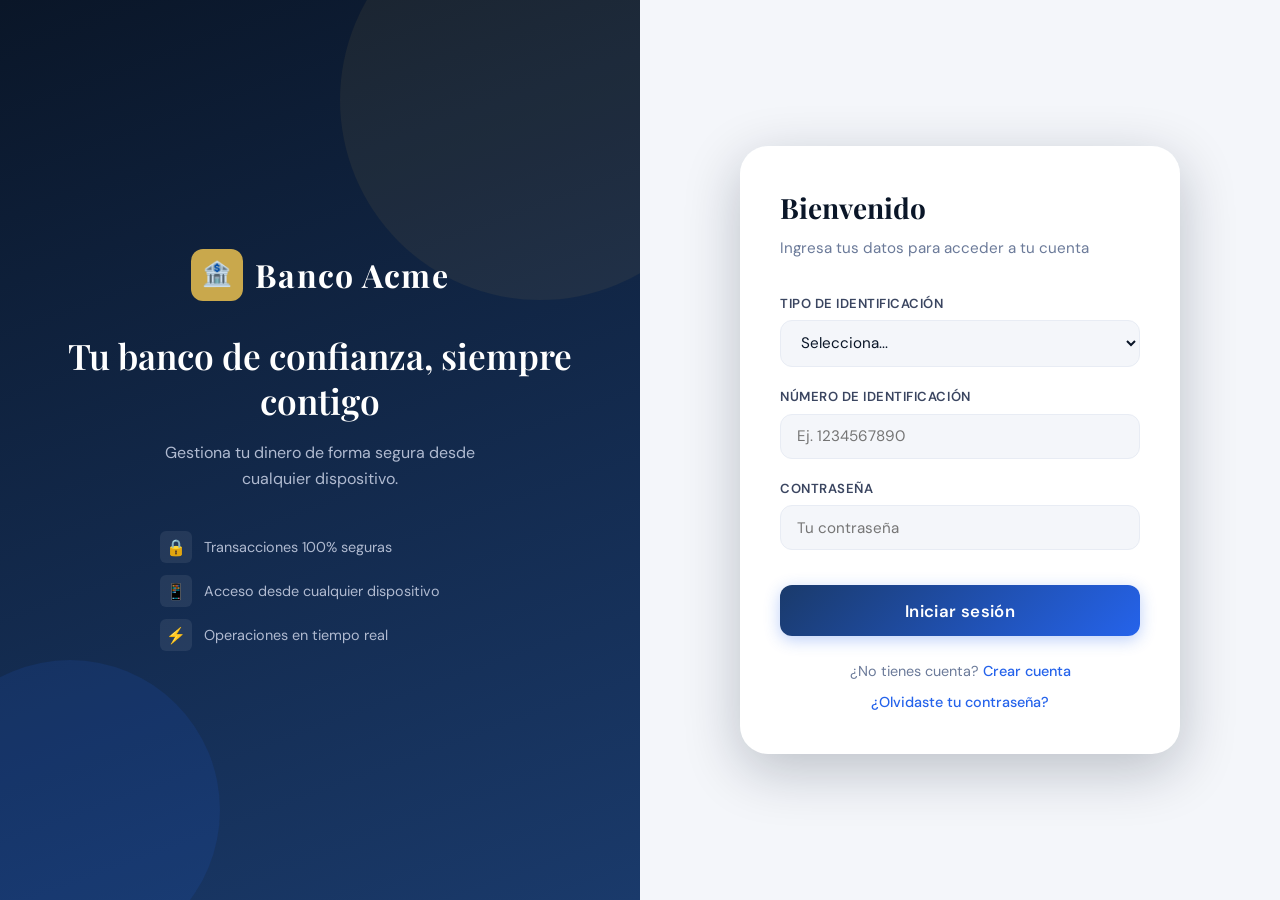
<file: index.html>
<!DOCTYPE html>
<html lang="es">
<head>
  <meta charset="UTF-8" />
  <meta name="viewport" content="width=device-width, initial-scale=1.0" />
  <title>Banco Acme — Iniciar Sesión</title>
  <link rel="stylesheet" href="css/styles.css" />
</head>
<body>
<div class="auth-page">

  <!-- Lado izquierdo: branding -->
  <aside class="auth-brand">
    <div class="brand-logo">
      <div class="logo-icon">🏦</div>
      <span class="logo-text">Banco Acme</span>
    </div>
    <p class="brand-tagline">Tu banco de confianza, siempre contigo</p>
    <p class="brand-sub">Gestiona tu dinero de forma segura desde cualquier dispositivo.</p>
    <div class="brand-features">
      <div class="brand-feat"><span class="icon">🔒</span> Transacciones 100% seguras</div>
      <div class="brand-feat"><span class="icon">📱</span> Acceso desde cualquier dispositivo</div>
      <div class="brand-feat"><span class="icon">⚡</span> Operaciones en tiempo real</div>
    </div>
  </aside>

  <!-- Lado derecho: formulario -->
  <div class="auth-form-area">
    <div class="auth-card fade-in">
      <h2>Bienvenido</h2>
      <p class="subtitle">Ingresa tus datos para acceder a tu cuenta</p>

      <div id="login-alert"></div>

      <form id="login-form" novalidate>
        <div class="form-group">
          <label for="tipoId">Tipo de identificación</label>
          <select id="tipoId" class="form-control" required>
            <option value="">Selecciona...</option>
            <option value="CC">Cédula de ciudadanía (CC)</option>
            <option value="CE">Cédula de extranjería (CE)</option>
            <option value="PA">Pasaporte (PA)</option>
            <option value="TI">Tarjeta de identidad (TI)</option>
          </select>
          <span class="field-error"></span>
        </div>

        <div class="form-group">
          <label for="numeroId">Número de identificación</label>
          <input type="text" id="numeroId" class="form-control" placeholder="Ej. 1234567890" required />
          <span class="field-error"></span>
        </div>

        <div class="form-group">
          <label for="password">Contraseña</label>
          <input type="password" id="password" class="form-control" placeholder="Tu contraseña" required />
          <span class="field-error"></span>
        </div>

        <button type="submit" class="btn btn-primary btn-full btn-lg mt-2">
          Iniciar sesión
        </button>
      </form>

      <div class="auth-links">
        <span>¿No tienes cuenta? <a href="register.html">Crear cuenta</a></span>
        <a href="recover.html">¿Olvidaste tu contraseña?</a>
      </div>
    </div>
  </div>

</div>

<script type="module" src="js/login.js"></script>
</body>
</html>
</file>
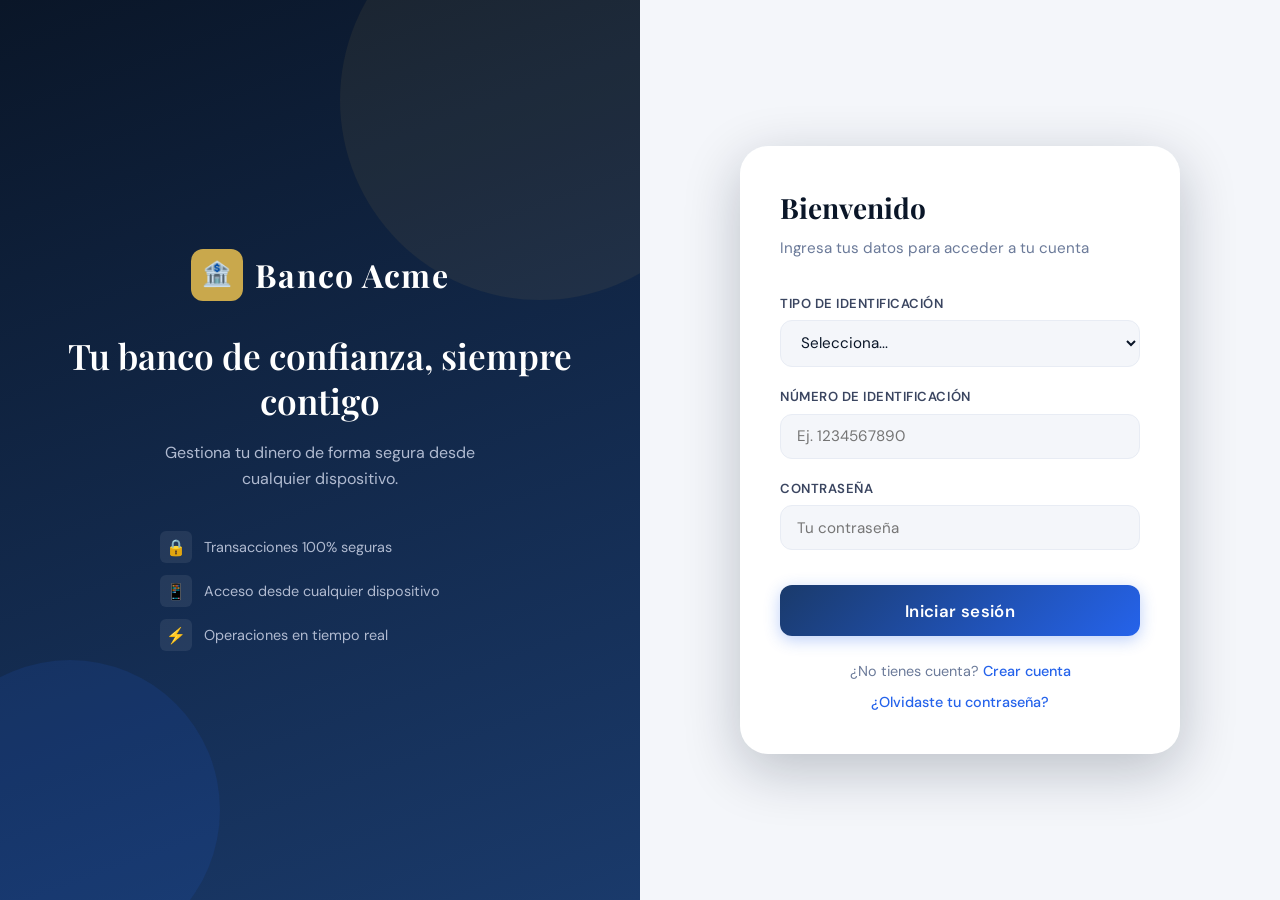
<file: dashboard.html>
<!DOCTYPE html>
<html lang="es">
<head>
  <meta charset="UTF-8" />
  <meta name="viewport" content="width=device-width, initial-scale=1.0" />
  <title>Banco Acme — Dashboard</title>
  <link rel="stylesheet" href="css/styles.css" />
</head>
<body>

<div class="dashboard-layout">

  <!-- TOP BAR -->
  <header class="topbar">
    <button class="hamburger" id="hamburger" aria-label="Menú">☰</button>
    <div class="topbar-brand">
      <div class="logo-icon">🏦</div>
      Banco Acme
    </div>
    <div class="topbar-spacer"></div>
    <div class="topbar-user">
      <div class="avatar" id="user-avatar">AB</div>
      <span id="user-greeting">Bienvenido</span>
    </div>
  </header>

  <!-- SIDEBAR -->
  <nav class="sidebar" id="sidebar">
    <div class="sidebar-section">
      <div class="sidebar-label">Principal</div>
      <button class="nav-item active" data-view="home">
        <span class="nav-icon">🏠</span> Inicio
      </button>
    </div>

    <div class="sidebar-section">
      <div class="sidebar-label">Operaciones</div>
      <button class="nav-item" data-view="transactions">
        <span class="nav-icon">📋</span> Resumen de transacciones
      </button>
      <button class="nav-item" data-view="consignacion">
        <span class="nav-icon">💰</span> Consignación electrónica
      </button>
      <button class="nav-item" data-view="retiro">
        <span class="nav-icon">🏧</span> Retiro de dinero
      </button>
      <button class="nav-item" data-view="servicios">
        <span class="nav-icon">🧾</span> Pago de servicios
      </button>
    </div>

    <div class="sidebar-section">
      <div class="sidebar-label">Documentos</div>
      <button class="nav-item" data-view="certificado">
        <span class="nav-icon">📜</span> Certificado bancario
      </button>
    </div>

    <div class="sidebar-section">
      <button class="nav-item logout" id="logout-btn">
        <span class="nav-icon">🚪</span> Cerrar sesión
      </button>
    </div>
  </nav>

  <!-- OVERLAY (mobile) -->
  <div class="sidebar-overlay" id="sidebar-overlay"></div>

  <!-- MAIN CONTENT -->
  <main class="main-content" id="main-content">
    <!-- Se carga dinámicamente via JS -->
    <div class="empty-state"><div class="icon">⏳</div><p>Cargando...</p></div>
  </main>

</div>

<script type="module" src="js/dashboard.js"></script>
</body>
</html>
</file>
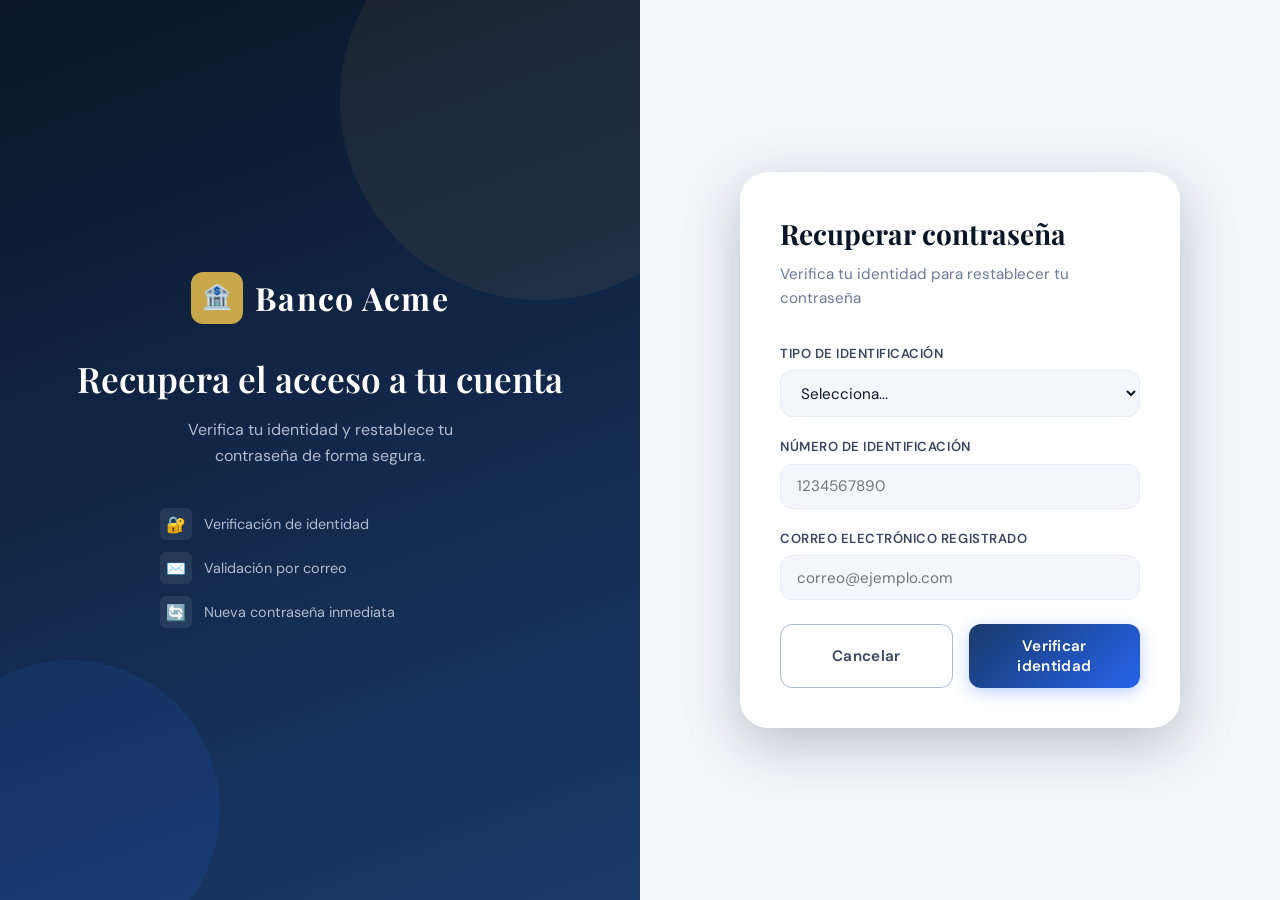
<file: recover.html>
<!DOCTYPE html>
<html lang="es">
<head>
  <meta charset="UTF-8" />
  <meta name="viewport" content="width=device-width, initial-scale=1.0" />
  <title>Banco Acme — Recuperar Contraseña</title>
  <link rel="stylesheet" href="css/styles.css" />
</head>
<body>
<div class="auth-page">

  <aside class="auth-brand">
    <div class="brand-logo">
      <div class="logo-icon">🏦</div>
      <span class="logo-text">Banco Acme</span>
    </div>
    <p class="brand-tagline">Recupera el acceso a tu cuenta</p>
    <p class="brand-sub">Verifica tu identidad y restablece tu contraseña de forma segura.</p>
    <div class="brand-features">
      <div class="brand-feat"><span class="icon">🔐</span> Verificación de identidad</div>
      <div class="brand-feat"><span class="icon">✉️</span> Validación por correo</div>
      <div class="brand-feat"><span class="icon">🔄</span> Nueva contraseña inmediata</div>
    </div>
  </aside>

  <div class="auth-form-area">

    <!-- Paso 1: Verificar identidad -->
    <div id="verify-section" class="auth-card fade-in">
      <h2>Recuperar contraseña</h2>
      <p class="subtitle">Verifica tu identidad para restablecer tu contraseña</p>

      <div id="verify-alert"></div>

      <form id="verify-form" novalidate>
        <div class="form-group">
          <label for="tipoId">Tipo de identificación</label>
          <select id="tipoId" class="form-control" required>
            <option value="">Selecciona...</option>
            <option value="CC">Cédula de ciudadanía (CC)</option>
            <option value="CE">Cédula de extranjería (CE)</option>
            <option value="PA">Pasaporte (PA)</option>
            <option value="TI">Tarjeta de identidad (TI)</option>
          </select>
          <span class="field-error"></span>
        </div>

        <div class="form-group">
          <label for="numeroId">Número de identificación</label>
          <input type="text" id="numeroId" class="form-control" placeholder="1234567890" required />
          <span class="field-error"></span>
        </div>

        <div class="form-group">
          <label for="email">Correo electrónico registrado</label>
          <input type="email" id="email" class="form-control" placeholder="correo@ejemplo.com" required />
          <span class="field-error"></span>
        </div>

        <div class="d-flex gap-2 mt-3">
          <a href="index.html" class="btn btn-outline btn-full">Cancelar</a>
          <button type="submit" class="btn btn-primary btn-full">Verificar identidad</button>
        </div>
      </form>
    </div>

    <!-- Paso 2: Nueva contraseña -->
    <div id="reset-section" class="auth-card fade-in hidden">
      <div style="font-size:2rem; margin-bottom:0.75rem; text-align:center;">🔑</div>
      <h2>Nueva contraseña</h2>
      <p class="subtitle">Crea una contraseña segura para tu cuenta</p>

      <div id="reset-alert"></div>

      <form id="reset-form" novalidate>
        <div class="form-group">
          <label for="newPassword">Nueva contraseña</label>
          <input type="password" id="newPassword" class="form-control" placeholder="Mínimo 8 caracteres" required />
          <span class="field-error"></span>
        </div>

        <div class="form-group">
          <label for="confirmNewPassword">Confirmar nueva contraseña</label>
          <input type="password" id="confirmNewPassword" class="form-control" placeholder="Repite la contraseña" required />
          <span class="field-error"></span>
        </div>

        <button type="submit" class="btn btn-primary btn-full btn-lg mt-2">
          Restablecer contraseña
        </button>
      </form>
    </div>

    <!-- Paso 3: Éxito -->
    <div id="done-section" class="auth-card fade-in hidden" style="text-align:center;">
      <div style="font-size:3rem; margin-bottom:1rem;">✅</div>
      <h2>¡Contraseña actualizada!</h2>
      <p class="subtitle" style="margin-bottom:2rem;">Tu contraseña ha sido restablecida correctamente. Ya puedes iniciar sesión.</p>
      <a href="index.html" class="btn btn-primary btn-full btn-lg">Ir a Iniciar sesión</a>
    </div>

  </div>
</div>

<script type="module" src="js/recover.js"></script>
</body>
</html>
</file>
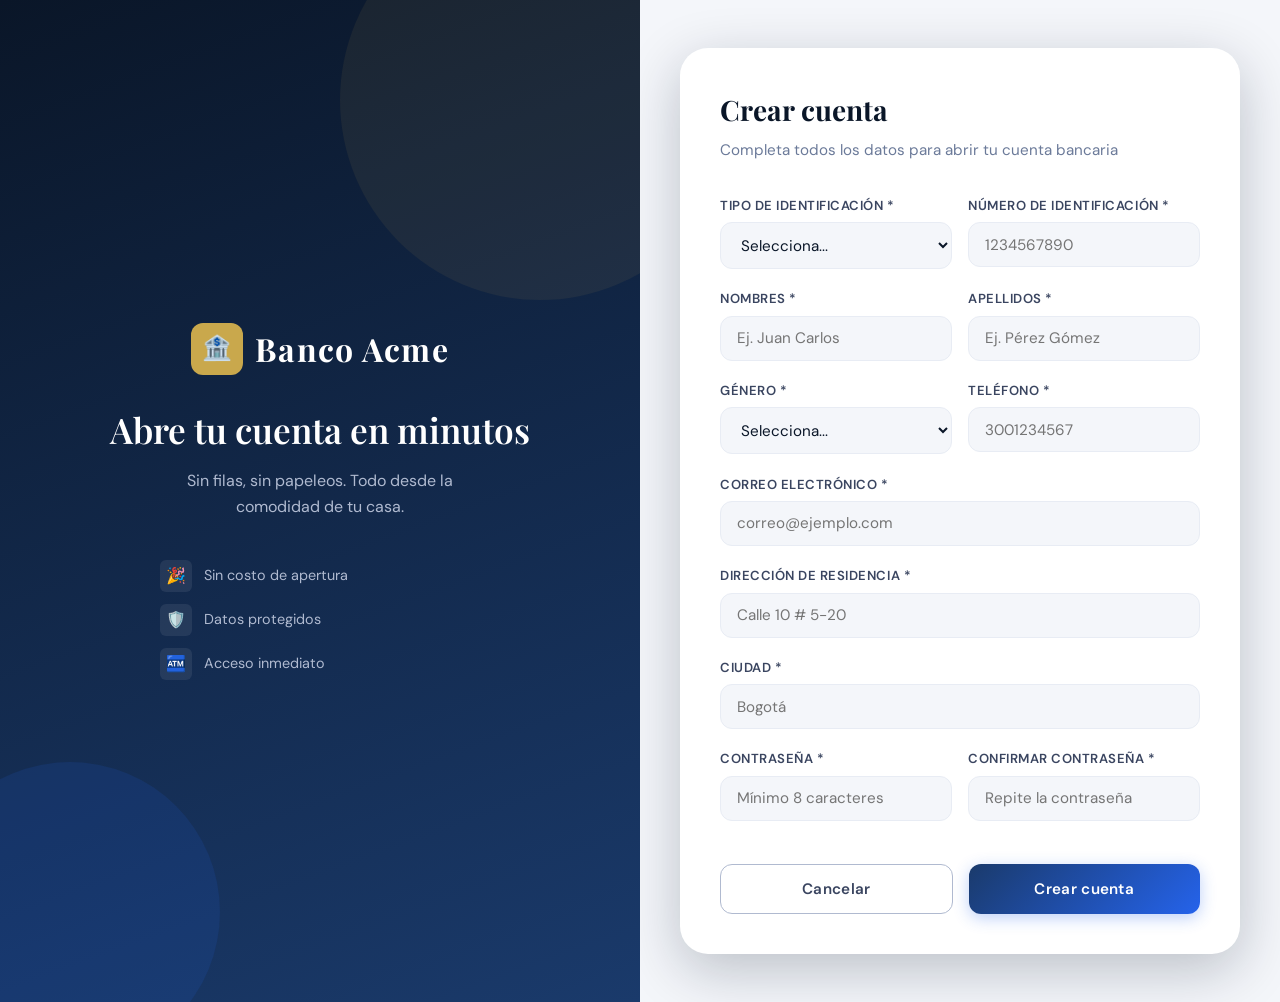
<file: register.html>
<!DOCTYPE html>
<html lang="es">
<head>
  <meta charset="UTF-8" />
  <meta name="viewport" content="width=device-width, initial-scale=1.0" />
  <title>Banco Acme — Crear Cuenta</title>
  <link rel="stylesheet" href="css/styles.css" />
</head>
<body>
<div class="auth-page">

  <aside class="auth-brand">
    <div class="brand-logo">
      <div class="logo-icon">🏦</div>
      <span class="logo-text">Banco Acme</span>
    </div>
    <p class="brand-tagline">Abre tu cuenta en minutos</p>
    <p class="brand-sub">Sin filas, sin papeleos. Todo desde la comodidad de tu casa.</p>
    <div class="brand-features">
      <div class="brand-feat"><span class="icon">🎉</span> Sin costo de apertura</div>
      <div class="brand-feat"><span class="icon">🛡️</span> Datos protegidos</div>
      <div class="brand-feat"><span class="icon">🏧</span> Acceso inmediato</div>
    </div>
  </aside>

  <div class="auth-form-area">
    <!-- Formulario de registro -->
    <div id="register-section" class="auth-card fade-in" style="max-width:560px;">
      <h2>Crear cuenta</h2>
      <p class="subtitle">Completa todos los datos para abrir tu cuenta bancaria</p>

      <div id="register-alert"></div>

      <form id="register-form" novalidate>
        <div class="form-row">
          <div class="form-group">
            <label for="tipoId">Tipo de identificación *</label>
            <select id="tipoId" class="form-control" required>
              <option value="">Selecciona...</option>
              <option value="CC">Cédula (CC)</option>
              <option value="CE">Cédula extranjería (CE)</option>
              <option value="PA">Pasaporte (PA)</option>
              <option value="TI">Tarjeta identidad (TI)</option>
            </select>
            <span class="field-error"></span>
          </div>
          <div class="form-group">
            <label for="numeroId">Número de identificación *</label>
            <input type="text" id="numeroId" class="form-control" placeholder="1234567890" required />
            <span class="field-error"></span>
          </div>
        </div>

        <div class="form-row">
          <div class="form-group">
            <label for="nombres">Nombres *</label>
            <input type="text" id="nombres" class="form-control" placeholder="Ej. Juan Carlos" required />
            <span class="field-error"></span>
          </div>
          <div class="form-group">
            <label for="apellidos">Apellidos *</label>
            <input type="text" id="apellidos" class="form-control" placeholder="Ej. Pérez Gómez" required />
            <span class="field-error"></span>
          </div>
        </div>

        <div class="form-row">
          <div class="form-group">
            <label for="genero">Género *</label>
            <select id="genero" class="form-control" required>
              <option value="">Selecciona...</option>
              <option value="M">Masculino</option>
              <option value="F">Femenino</option>
              <option value="O">Otro / Prefiero no decir</option>
            </select>
            <span class="field-error"></span>
          </div>
          <div class="form-group">
            <label for="telefono">Teléfono *</label>
            <input type="tel" id="telefono" class="form-control" placeholder="3001234567" required />
            <span class="field-error"></span>
          </div>
        </div>

        <div class="form-group">
          <label for="email">Correo electrónico *</label>
          <input type="email" id="email" class="form-control" placeholder="correo@ejemplo.com" required />
          <span class="field-error"></span>
        </div>

        <div class="form-group">
          <label for="direccion">Dirección de residencia *</label>
          <input type="text" id="direccion" class="form-control" placeholder="Calle 10 # 5-20" required />
          <span class="field-error"></span>
        </div>

        <div class="form-group">
          <label for="ciudad">Ciudad *</label>
          <input type="text" id="ciudad" class="form-control" placeholder="Bogotá" required />
          <span class="field-error"></span>
        </div>

        <div class="form-row">
          <div class="form-group">
            <label for="password">Contraseña *</label>
            <input type="password" id="password" class="form-control" placeholder="Mínimo 8 caracteres" required />
            <span class="field-error"></span>
          </div>
          <div class="form-group">
            <label for="confirmPassword">Confirmar contraseña *</label>
            <input type="password" id="confirmPassword" class="form-control" placeholder="Repite la contraseña" required />
            <span class="field-error"></span>
          </div>
        </div>

        <div class="d-flex gap-2 mt-3">
          <a href="index.html" class="btn btn-outline btn-full">Cancelar</a>
          <button type="submit" class="btn btn-primary btn-full">Crear cuenta</button>
        </div>
      </form>
    </div>

    <!-- Resumen de apertura -->
    <div id="success-section" class="auth-card fade-in hidden" style="max-width:480px; text-align:center;">
      <div style="font-size:3rem; margin-bottom:1rem;">🎉</div>
      <h2>¡Cuenta creada!</h2>
      <p class="subtitle">Tu cuenta bancaria ha sido aperturada exitosamente</p>
      <div class="receipt" style="margin:1.5rem 0; text-align:left;">
        <div class="receipt-header">
          <div class="receipt-logo">🏦 BANCO ACME</div>
          <div class="receipt-title">Resumen de apertura</div>
        </div>
        <div class="receipt-row"><span class="label">Titular</span><span class="value" id="sum-nombre"></span></div>
        <div class="receipt-row"><span class="label">Identificación</span><span class="value" id="sum-id"></span></div>
        <div class="receipt-row"><span class="label">N° de cuenta</span><span class="value" id="sum-cuenta" style="font-family:monospace;letter-spacing:0.1em;"></span></div>
        <div class="receipt-row"><span class="label">Fecha apertura</span><span class="value" id="sum-fecha"></span></div>
        <div class="receipt-row"><span class="label">Saldo inicial</span><span class="value" style="color:var(--success)">$0</span></div>
      </div>
      <div id="redirect-countdown" class="hidden" style="margin-bottom:1rem;"><div class="alert alert-info" style="justify-content:center;text-align:center;">⏱️ Redirigiendo en <strong id="countdown-num">5</strong> segundos...</div></div>
      <button id="btn-ir-login" class="btn btn-primary btn-full btn-lg">Ir a Iniciar sesión ahora →</button>
    </div>
  </div>

</div>

<script type="module" src="js/register.js"></script>
</body>
</html>
</file>
<file: css/styles.css>
/* ===========================
   ACME BANK - DESIGN SYSTEM
   =========================== */

@import url('https://fonts.googleapis.com/css2?family=Playfair+Display:wght@400;600;700&family=DM+Sans:wght@300;400;500;600&display=swap');

:root {
  --navy:       #0A1628;
  --navy-mid:   #112240;
  --blue:       #1A3A6B;
  --blue-light: #2563EB;
  --accent:     #C9A84C;
  --accent-lt:  #F0D080;
  --white:      #FFFFFF;
  --off-white:  #F4F6FA;
  --gray-100:   #E8ECF4;
  --gray-300:   #B0BAD0;
  --gray-500:   #6B7A99;
  --gray-700:   #3A4560;
  --success:    #0D9B6C;
  --danger:     #D93025;
  --warning:    #E6A817;

  --font-display: 'Playfair Display', serif;
  --font-body:    'DM Sans', sans-serif;

  --radius-sm:  6px;
  --radius-md:  12px;
  --radius-lg:  20px;
  --radius-xl:  28px;

  --shadow-sm:  0 1px 4px rgba(10,22,40,0.08);
  --shadow-md:  0 4px 16px rgba(10,22,40,0.12);
  --shadow-lg:  0 8px 32px rgba(10,22,40,0.18);
  --shadow-xl:  0 16px 56px rgba(10,22,40,0.24);

  --transition: 0.22s cubic-bezier(0.4,0,0.2,1);
}

/* ---- RESET ---- */
*, *::before, *::after { box-sizing: border-box; margin: 0; padding: 0; }
html { font-size: 16px; scroll-behavior: smooth; }
body {
  font-family: var(--font-body);
  background: var(--off-white);
  color: var(--navy);
  min-height: 100vh;
  line-height: 1.6;
}
a { color: var(--blue-light); text-decoration: none; }
a:hover { text-decoration: underline; }
img { max-width: 100%; }
button { cursor: pointer; font-family: var(--font-body); }
input, select, textarea { font-family: var(--font-body); }

/* ---- AUTH PAGES (login, register, recover) ---- */
.auth-page {
  min-height: 100vh;
  display: grid;
  grid-template-columns: 1fr 1fr;
  background: var(--off-white);
}
.auth-brand {
  background: linear-gradient(160deg, var(--navy) 0%, var(--blue) 100%);
  display: flex;
  flex-direction: column;
  justify-content: center;
  align-items: center;
  padding: 3rem;
  position: relative;
  overflow: hidden;
}
.auth-brand::before {
  content: '';
  position: absolute;
  width: 400px; height: 400px;
  border-radius: 50%;
  background: rgba(201,168,76,0.08);
  top: -100px; right: -100px;
}
.auth-brand::after {
  content: '';
  position: absolute;
  width: 300px; height: 300px;
  border-radius: 50%;
  background: rgba(37,99,235,0.12);
  bottom: -60px; left: -80px;
}
.brand-logo {
  display: flex;
  align-items: center;
  gap: 0.75rem;
  margin-bottom: 2rem;
  z-index: 1;
}
.brand-logo .logo-icon {
  width: 52px; height: 52px;
  background: var(--accent);
  border-radius: var(--radius-md);
  display: flex; align-items: center; justify-content: center;
  font-size: 1.5rem;
}
.brand-logo .logo-text {
  font-family: var(--font-display);
  font-size: 2rem;
  font-weight: 700;
  color: var(--white);
  letter-spacing: 0.04em;
}
.brand-tagline {
  font-family: var(--font-display);
  font-size: 2.2rem;
  font-weight: 600;
  color: var(--white);
  line-height: 1.3;
  text-align: center;
  z-index: 1;
  margin-bottom: 1rem;
}
.brand-sub {
  color: var(--gray-300);
  text-align: center;
  font-size: 1rem;
  z-index: 1;
  max-width: 320px;
}
.brand-features {
  margin-top: 2.5rem;
  display: flex;
  flex-direction: column;
  gap: 0.75rem;
  z-index: 1;
  width: 100%;
  max-width: 320px;
}
.brand-feat {
  display: flex;
  align-items: center;
  gap: 0.75rem;
  color: var(--gray-300);
  font-size: 0.9rem;
}
.brand-feat span.icon {
  width: 32px; height: 32px;
  border-radius: var(--radius-sm);
  background: rgba(255,255,255,0.08);
  display: flex; align-items: center; justify-content: center;
  font-size: 1rem;
  flex-shrink: 0;
}

.auth-form-area {
  display: flex;
  flex-direction: column;
  justify-content: center;
  align-items: center;
  padding: 3rem 2rem;
  overflow-y: auto;
}
.auth-card {
  background: var(--white);
  border-radius: var(--radius-xl);
  box-shadow: var(--shadow-xl);
  padding: 2.5rem 2.5rem;
  width: 100%;
  max-width: 440px;
}
.auth-card h2 {
  font-family: var(--font-display);
  font-size: 1.75rem;
  font-weight: 700;
  color: var(--navy);
  margin-bottom: 0.35rem;
}
.auth-card .subtitle {
  color: var(--gray-500);
  font-size: 0.95rem;
  margin-bottom: 2rem;
}

/* ---- FORM ELEMENTS ---- */
.form-group {
  margin-bottom: 1.2rem;
}
.form-group label {
  display: block;
  font-size: 0.82rem;
  font-weight: 600;
  color: var(--gray-700);
  margin-bottom: 0.4rem;
  letter-spacing: 0.04em;
  text-transform: uppercase;
}
.form-control {
  width: 100%;
  padding: 0.72rem 1rem;
  border: 1.5px solid var(--gray-100);
  border-radius: var(--radius-md);
  font-size: 0.95rem;
  color: var(--navy);
  background: var(--off-white);
  transition: border-color var(--transition), box-shadow var(--transition);
  outline: none;
}
.form-control:focus {
  border-color: var(--blue-light);
  box-shadow: 0 0 0 3px rgba(37,99,235,0.12);
  background: var(--white);
}
.form-control.error {
  border-color: var(--danger);
  box-shadow: 0 0 0 3px rgba(217,48,37,0.1);
}
.form-control.success {
  border-color: var(--success);
}
.field-error {
  font-size: 0.78rem;
  color: var(--danger);
  margin-top: 0.3rem;
  display: none;
}
.field-error.show { display: block; }

.form-row { display: grid; grid-template-columns: 1fr 1fr; gap: 1rem; }

/* ---- BUTTONS ---- */
.btn {
  display: inline-flex;
  align-items: center;
  justify-content: center;
  gap: 0.5rem;
  padding: 0.75rem 1.5rem;
  border-radius: var(--radius-md);
  font-size: 0.95rem;
  font-weight: 600;
  border: none;
  transition: all var(--transition);
  letter-spacing: 0.02em;
}
.btn-primary {
  background: linear-gradient(135deg, var(--blue) 0%, var(--blue-light) 100%);
  color: var(--white);
  box-shadow: 0 4px 16px rgba(37,99,235,0.3);
}
.btn-primary:hover {
  transform: translateY(-1px);
  box-shadow: 0 6px 24px rgba(37,99,235,0.4);
}
.btn-primary:active { transform: translateY(0); }
.btn-outline {
  background: transparent;
  border: 1.5px solid var(--gray-300);
  color: var(--gray-700);
}
.btn-outline:hover {
  border-color: var(--blue-light);
  color: var(--blue-light);
  background: rgba(37,99,235,0.04);
}
.btn-danger {
  background: var(--danger);
  color: var(--white);
}
.btn-success {
  background: var(--success);
  color: var(--white);
}
.btn-accent {
  background: var(--accent);
  color: var(--navy);
  font-weight: 700;
}
.btn-full { width: 100%; }
.btn-sm { padding: 0.5rem 1rem; font-size: 0.85rem; }
.btn-lg { padding: 0.9rem 2rem; font-size: 1.05rem; }

/* ---- ALERTS ---- */
.alert {
  padding: 0.85rem 1rem;
  border-radius: var(--radius-md);
  font-size: 0.9rem;
  margin-bottom: 1rem;
  display: flex;
  align-items: flex-start;
  gap: 0.6rem;
  animation: fadeIn 0.3s ease;
}
.alert-error { background: #FEF2F2; color: var(--danger); border: 1px solid #FECACA; }
.alert-success { background: #ECFDF5; color: var(--success); border: 1px solid #A7F3D0; }
.alert-info { background: #EFF6FF; color: var(--blue); border: 1px solid #BFDBFE; }
.alert-warning { background: #FFFBEB; color: #92400E; border: 1px solid #FDE68A; }

/* ---- AUTH LINKS ---- */
.auth-links {
  margin-top: 1.5rem;
  display: flex;
  flex-direction: column;
  align-items: center;
  gap: 0.5rem;
  font-size: 0.9rem;
  color: var(--gray-500);
}
.auth-links a {
  color: var(--blue-light);
  font-weight: 500;
}

/* ============================
   DASHBOARD LAYOUT
   ============================ */
.dashboard-layout {
  display: grid;
  grid-template-columns: 260px 1fr;
  grid-template-rows: 64px 1fr;
  min-height: 100vh;
  background: var(--off-white);
}

/* ---- TOP BAR ---- */
.topbar {
  grid-column: 1 / -1;
  background: var(--white);
  border-bottom: 1px solid var(--gray-100);
  display: flex;
  align-items: center;
  padding: 0 1.5rem;
  gap: 1rem;
  box-shadow: var(--shadow-sm);
  position: sticky;
  top: 0;
  z-index: 100;
}
.topbar-brand {
  display: flex;
  align-items: center;
  gap: 0.6rem;
  font-family: var(--font-display);
  font-weight: 700;
  font-size: 1.3rem;
  color: var(--navy);
  min-width: 220px;
}
.topbar-brand .logo-icon {
  width: 36px; height: 36px;
  background: var(--accent);
  border-radius: 8px;
  display: flex; align-items: center; justify-content: center;
  font-size: 1.1rem;
}
.topbar-spacer { flex: 1; }
.topbar-user {
  display: flex;
  align-items: center;
  gap: 0.75rem;
  font-size: 0.9rem;
  color: var(--gray-700);
}
.topbar-user .avatar {
  width: 36px; height: 36px;
  border-radius: 50%;
  background: linear-gradient(135deg, var(--blue) 0%, var(--blue-light) 100%);
  color: var(--white);
  display: flex; align-items: center; justify-content: center;
  font-weight: 700;
  font-size: 0.9rem;
}
.hamburger {
  display: none;
  background: none;
  border: none;
  font-size: 1.4rem;
  color: var(--navy);
  padding: 0.25rem;
}

/* ---- SIDEBAR ---- */
.sidebar {
  background: var(--navy);
  color: var(--white);
  padding: 1.5rem 0;
  overflow-y: auto;
  position: sticky;
  top: 64px;
  height: calc(100vh - 64px);
}
.sidebar-section {
  padding: 0 1rem;
  margin-bottom: 0.5rem;
}
.sidebar-label {
  font-size: 0.68rem;
  font-weight: 700;
  letter-spacing: 0.1em;
  text-transform: uppercase;
  color: var(--gray-500);
  padding: 0.75rem 0.75rem 0.35rem;
}
.nav-item {
  display: flex;
  align-items: center;
  gap: 0.75rem;
  padding: 0.7rem 0.75rem;
  border-radius: var(--radius-md);
  color: var(--gray-300);
  font-size: 0.92rem;
  font-weight: 500;
  transition: all var(--transition);
  cursor: pointer;
  border: none;
  background: none;
  width: 100%;
  text-align: left;
}
.nav-item:hover {
  background: rgba(255,255,255,0.07);
  color: var(--white);
}
.nav-item.active {
  background: rgba(37,99,235,0.2);
  color: var(--white);
  border-left: 3px solid var(--accent);
}
.nav-item .nav-icon {
  font-size: 1.1rem;
  width: 22px;
  text-align: center;
}
.nav-item.logout {
  color: #FF6B6B;
  margin-top: 0.5rem;
}
.nav-item.logout:hover { background: rgba(217,48,37,0.1); }

/* ---- MAIN CONTENT ---- */
.main-content {
  padding: 2rem;
  overflow-y: auto;
}

/* ---- DASHBOARD CARDS ---- */
.account-summary-card {
  background: linear-gradient(135deg, var(--navy) 0%, var(--blue) 60%, var(--blue-light) 100%);
  border-radius: var(--radius-xl);
  padding: 2rem 2.5rem;
  color: var(--white);
  position: relative;
  overflow: hidden;
  margin-bottom: 2rem;
  box-shadow: var(--shadow-xl);
}
.account-summary-card::before {
  content: '';
  position: absolute;
  width: 280px; height: 280px;
  border-radius: 50%;
  background: rgba(255,255,255,0.05);
  right: -60px; top: -80px;
}
.account-summary-card::after {
  content: '';
  position: absolute;
  width: 180px; height: 180px;
  border-radius: 50%;
  background: rgba(201,168,76,0.12);
  right: 60px; top: 20px;
}
.card-chip {
  width: 42px; height: 32px;
  background: linear-gradient(135deg, var(--accent-lt), var(--accent));
  border-radius: 6px;
  margin-bottom: 1.5rem;
  position: relative;
  z-index: 1;
}
.card-account-label {
  font-size: 0.78rem;
  letter-spacing: 0.12em;
  text-transform: uppercase;
  color: rgba(255,255,255,0.6);
  margin-bottom: 0.25rem;
}
.card-account-number {
  font-family: var(--font-display);
  font-size: 1.3rem;
  letter-spacing: 0.2em;
  margin-bottom: 1.5rem;
  position: relative; z-index: 1;
}
.card-balance-label {
  font-size: 0.78rem;
  letter-spacing: 0.1em;
  text-transform: uppercase;
  color: rgba(255,255,255,0.6);
}
.card-balance {
  font-family: var(--font-display);
  font-size: 2.5rem;
  font-weight: 700;
  color: var(--white);
  position: relative; z-index: 1;
}
.card-balance span { font-size: 1.2rem; margin-right: 0.25rem; opacity: 0.8; }
.card-footer-row {
  display: flex;
  justify-content: space-between;
  align-items: flex-end;
  margin-top: 1.5rem;
  position: relative; z-index: 1;
}
.card-holder { font-weight: 600; font-size: 0.95rem; }
.card-since { font-size: 0.78rem; color: rgba(255,255,255,0.6); }

/* ---- STATS ROW ---- */
.stats-row {
  display: grid;
  grid-template-columns: repeat(3, 1fr);
  gap: 1rem;
  margin-bottom: 2rem;
}
.stat-card {
  background: var(--white);
  border-radius: var(--radius-lg);
  padding: 1.25rem 1.5rem;
  box-shadow: var(--shadow-sm);
  border: 1px solid var(--gray-100);
  display: flex;
  align-items: center;
  gap: 1rem;
}
.stat-icon {
  width: 48px; height: 48px;
  border-radius: var(--radius-md);
  display: flex; align-items: center; justify-content: center;
  font-size: 1.3rem;
  flex-shrink: 0;
}
.stat-icon.blue { background: rgba(37,99,235,0.1); color: var(--blue-light); }
.stat-icon.green { background: rgba(13,155,108,0.1); color: var(--success); }
.stat-icon.gold { background: rgba(201,168,76,0.12); color: var(--accent); }
.stat-info {}
.stat-value { font-family: var(--font-display); font-size: 1.3rem; font-weight: 700; color: var(--navy); }
.stat-label { font-size: 0.78rem; color: var(--gray-500); }

/* ---- SECTION PANELS ---- */
.panel {
  background: var(--white);
  border-radius: var(--radius-xl);
  padding: 2rem;
  box-shadow: var(--shadow-sm);
  border: 1px solid var(--gray-100);
}
.panel-header {
  display: flex;
  align-items: center;
  justify-content: space-between;
  margin-bottom: 1.75rem;
  padding-bottom: 1rem;
  border-bottom: 1px solid var(--gray-100);
}
.panel-title {
  font-family: var(--font-display);
  font-size: 1.35rem;
  font-weight: 700;
  color: var(--navy);
}
.panel-subtitle {
  font-size: 0.85rem;
  color: var(--gray-500);
  margin-top: 0.15rem;
}

/* ---- TRANSACTIONS TABLE ---- */
.tx-table { width: 100%; border-collapse: collapse; }
.tx-table th {
  text-align: left;
  font-size: 0.75rem;
  font-weight: 700;
  text-transform: uppercase;
  letter-spacing: 0.07em;
  color: var(--gray-500);
  padding: 0.6rem 1rem;
  border-bottom: 1px solid var(--gray-100);
  background: var(--off-white);
}
.tx-table th:first-child { border-radius: var(--radius-sm) 0 0 var(--radius-sm); }
.tx-table th:last-child  { border-radius: 0 var(--radius-sm) var(--radius-sm) 0; }
.tx-table td {
  padding: 0.85rem 1rem;
  font-size: 0.88rem;
  color: var(--gray-700);
  border-bottom: 1px solid var(--gray-100);
}
.tx-table tr:last-child td { border-bottom: none; }
.tx-table tr:hover td { background: var(--off-white); }
.tx-badge {
  display: inline-flex;
  align-items: center;
  gap: 0.35rem;
  padding: 0.2rem 0.6rem;
  border-radius: 20px;
  font-size: 0.75rem;
  font-weight: 600;
}
.tx-badge.consignacion { background: #ECFDF5; color: var(--success); }
.tx-badge.retiro       { background: #FEF2F2; color: var(--danger); }
.tx-badge.servicio     { background: #FFFBEB; color: #92400E; }
.tx-amount { font-weight: 700; font-size: 0.92rem; }
.tx-amount.positive { color: var(--success); }
.tx-amount.negative { color: var(--danger); }

/* ---- FORM PANEL ---- */
.form-info-bar {
  background: var(--off-white);
  border: 1px solid var(--gray-100);
  border-radius: var(--radius-md);
  padding: 1rem 1.25rem;
  margin-bottom: 1.5rem;
  display: flex;
  gap: 2rem;
  flex-wrap: wrap;
}
.info-item {}
.info-item .info-label { font-size: 0.72rem; color: var(--gray-500); font-weight: 600; text-transform: uppercase; letter-spacing: 0.07em; }
.info-item .info-value { font-size: 0.95rem; color: var(--navy); font-weight: 600; margin-top: 0.1rem; }

/* ---- RECEIPT / SUMMARY ---- */
.receipt {
  background: var(--white);
  border: 1px solid var(--gray-100);
  border-radius: var(--radius-lg);
  padding: 2rem;
  max-width: 520px;
  margin: 0 auto;
}
.receipt-header {
  text-align: center;
  border-bottom: 2px dashed var(--gray-100);
  padding-bottom: 1.25rem;
  margin-bottom: 1.25rem;
}
.receipt-logo { font-family: var(--font-display); font-size: 1.4rem; font-weight: 700; color: var(--navy); }
.receipt-title { font-size: 0.8rem; letter-spacing: 0.1em; text-transform: uppercase; color: var(--gray-500); margin-top: 0.2rem; }
.receipt-row {
  display: flex;
  justify-content: space-between;
  padding: 0.55rem 0;
  border-bottom: 1px solid var(--gray-100);
  font-size: 0.9rem;
}
.receipt-row:last-child { border-bottom: none; }
.receipt-row .label { color: var(--gray-500); }
.receipt-row .value { font-weight: 600; color: var(--navy); }
.receipt-total {
  margin-top: 1rem;
  padding-top: 1rem;
  border-top: 2px solid var(--navy);
  display: flex;
  justify-content: space-between;
  font-weight: 700;
  font-size: 1.1rem;
  color: var(--navy);
}

/* ---- CERTIFICATE ---- */
.certificate {
  border: 3px solid var(--accent);
  border-radius: var(--radius-xl);
  padding: 3rem;
  text-align: center;
  max-width: 640px;
  margin: 0 auto;
  background: var(--white);
  position: relative;
}
.certificate::before {
  content: '';
  position: absolute;
  inset: 8px;
  border: 1px solid var(--gray-100);
  border-radius: calc(var(--radius-xl) - 4px);
  pointer-events: none;
}
.cert-logo { font-family: var(--font-display); font-size: 1.8rem; font-weight: 700; color: var(--navy); margin-bottom: 0.25rem; }
.cert-subtitle { font-size: 0.8rem; letter-spacing: 0.2em; text-transform: uppercase; color: var(--accent); font-weight: 600; }
.cert-divider { width: 80px; height: 3px; background: var(--accent); margin: 1.5rem auto; border-radius: 2px; }
.cert-title { font-family: var(--font-display); font-size: 1.5rem; color: var(--navy); margin-bottom: 1.5rem; }
.cert-body { color: var(--gray-700); line-height: 1.9; font-size: 1rem; }
.cert-body strong { color: var(--navy); }
.cert-seal {
  width: 80px; height: 80px;
  border-radius: 50%;
  border: 3px solid var(--accent);
  margin: 2rem auto 0;
  display: flex; align-items: center; justify-content: center;
  font-size: 2rem;
}
.cert-date { color: var(--gray-500); font-size: 0.85rem; margin-top: 1rem; }

/* ---- EMPTY STATE ---- */
.empty-state {
  text-align: center;
  padding: 3rem 1rem;
  color: var(--gray-500);
}
.empty-state .icon { font-size: 3rem; margin-bottom: 1rem; opacity: 0.5; }
.empty-state p { font-size: 0.95rem; }

/* ---- UTILS ---- */
.text-center { text-align: center; }
.mt-1 { margin-top: 0.5rem; }
.mt-2 { margin-top: 1rem; }
.mt-3 { margin-top: 1.5rem; }
.mb-1 { margin-bottom: 0.5rem; }
.mb-2 { margin-bottom: 1rem; }
.mb-3 { margin-bottom: 1.5rem; }
.d-flex { display: flex; }
.gap-1 { gap: 0.5rem; }
.gap-2 { gap: 1rem; }
.justify-end { justify-content: flex-end; }
.justify-between { justify-content: space-between; }
.align-center { align-items: center; }
.hidden { display: none !important; }

/* ---- ANIMATIONS ---- */
@keyframes fadeIn { from { opacity: 0; transform: translateY(6px); } to { opacity: 1; transform: none; } }
@keyframes slideIn { from { opacity: 0; transform: translateX(-16px); } to { opacity: 1; transform: none; } }
.fade-in { animation: fadeIn 0.35s ease both; }

/* ---- SIDEBAR OVERLAY (mobile) ---- */
.sidebar-overlay {
  display: none;
  position: fixed;
  inset: 0;
  background: rgba(0,0,0,0.5);
  z-index: 99;
}
.sidebar-overlay.show { display: block; }

/* ==============================
   RESPONSIVE
   ============================== */
@media (max-width: 900px) {
  .auth-page { grid-template-columns: 1fr; }
  .auth-brand { display: none; }
  .auth-form-area { padding: 2rem 1rem; }
  .auth-card { padding: 2rem 1.5rem; }

  .dashboard-layout { grid-template-columns: 1fr; }

  .sidebar {
    position: fixed;
    left: -280px;
    top: 64px;
    height: calc(100vh - 64px);
    width: 260px;
    transition: left var(--transition);
    z-index: 100;
  }
  .sidebar.open { left: 0; }
  .sidebar-overlay { display: none; }
  .sidebar-overlay.show { display: block; }

  .hamburger { display: block; }
  .topbar-brand { min-width: auto; }

  .main-content { padding: 1.25rem; }
  .stats-row { grid-template-columns: 1fr 1fr; }
  .form-row { grid-template-columns: 1fr; }
}

@media (max-width: 600px) {
  .stats-row { grid-template-columns: 1fr; }
  .account-summary-card { padding: 1.5rem; }
  .card-balance { font-size: 1.8rem; }
  .tx-table { font-size: 0.8rem; }
  .panel { padding: 1.25rem; }
  .certificate { padding: 1.5rem; }
  .auth-card { border-radius: var(--radius-lg); }
}

/* ---- PRINT ---- */
@media print {
  .sidebar, .topbar, .btn, .panel-header .btn, .no-print { display: none !important; }
  .main-content { padding: 0; }
  .panel { box-shadow: none; border: none; }
  body { background: white; }
  .dashboard-layout { display: block; }
}
</file>
